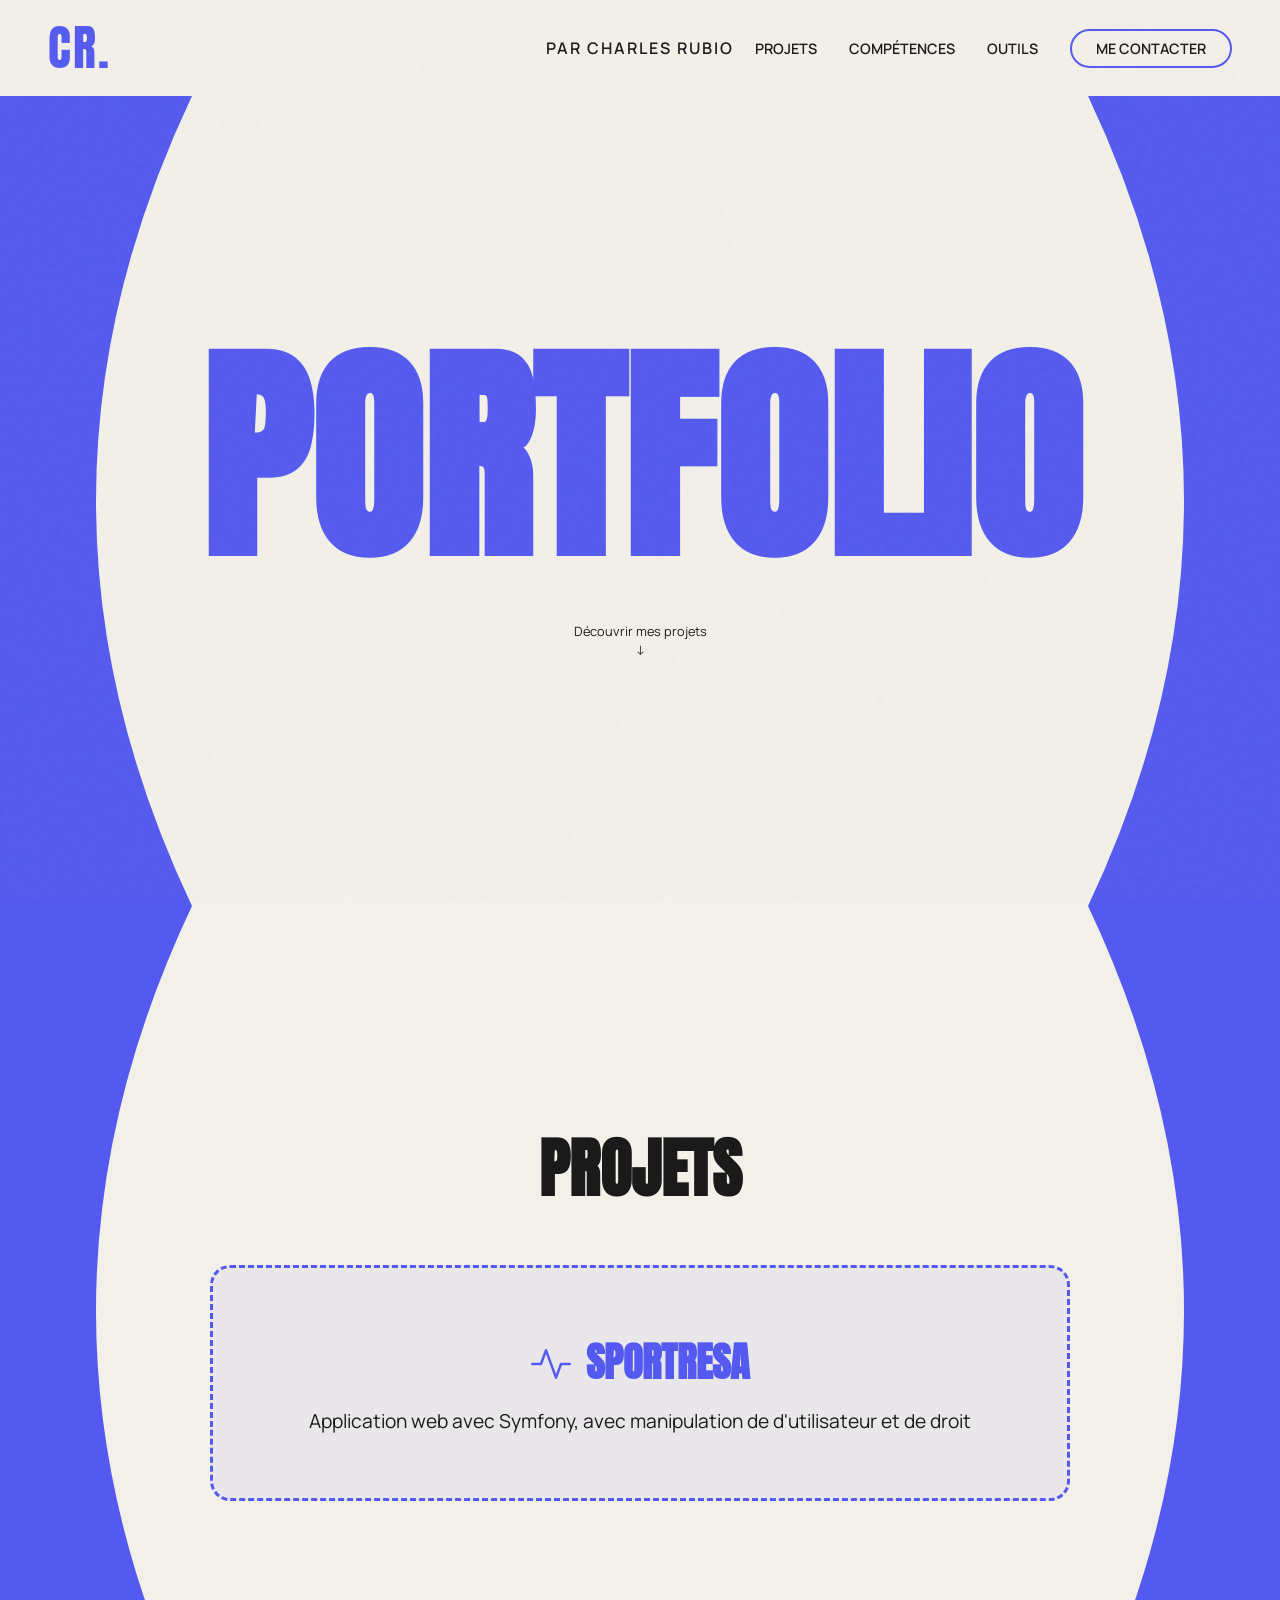
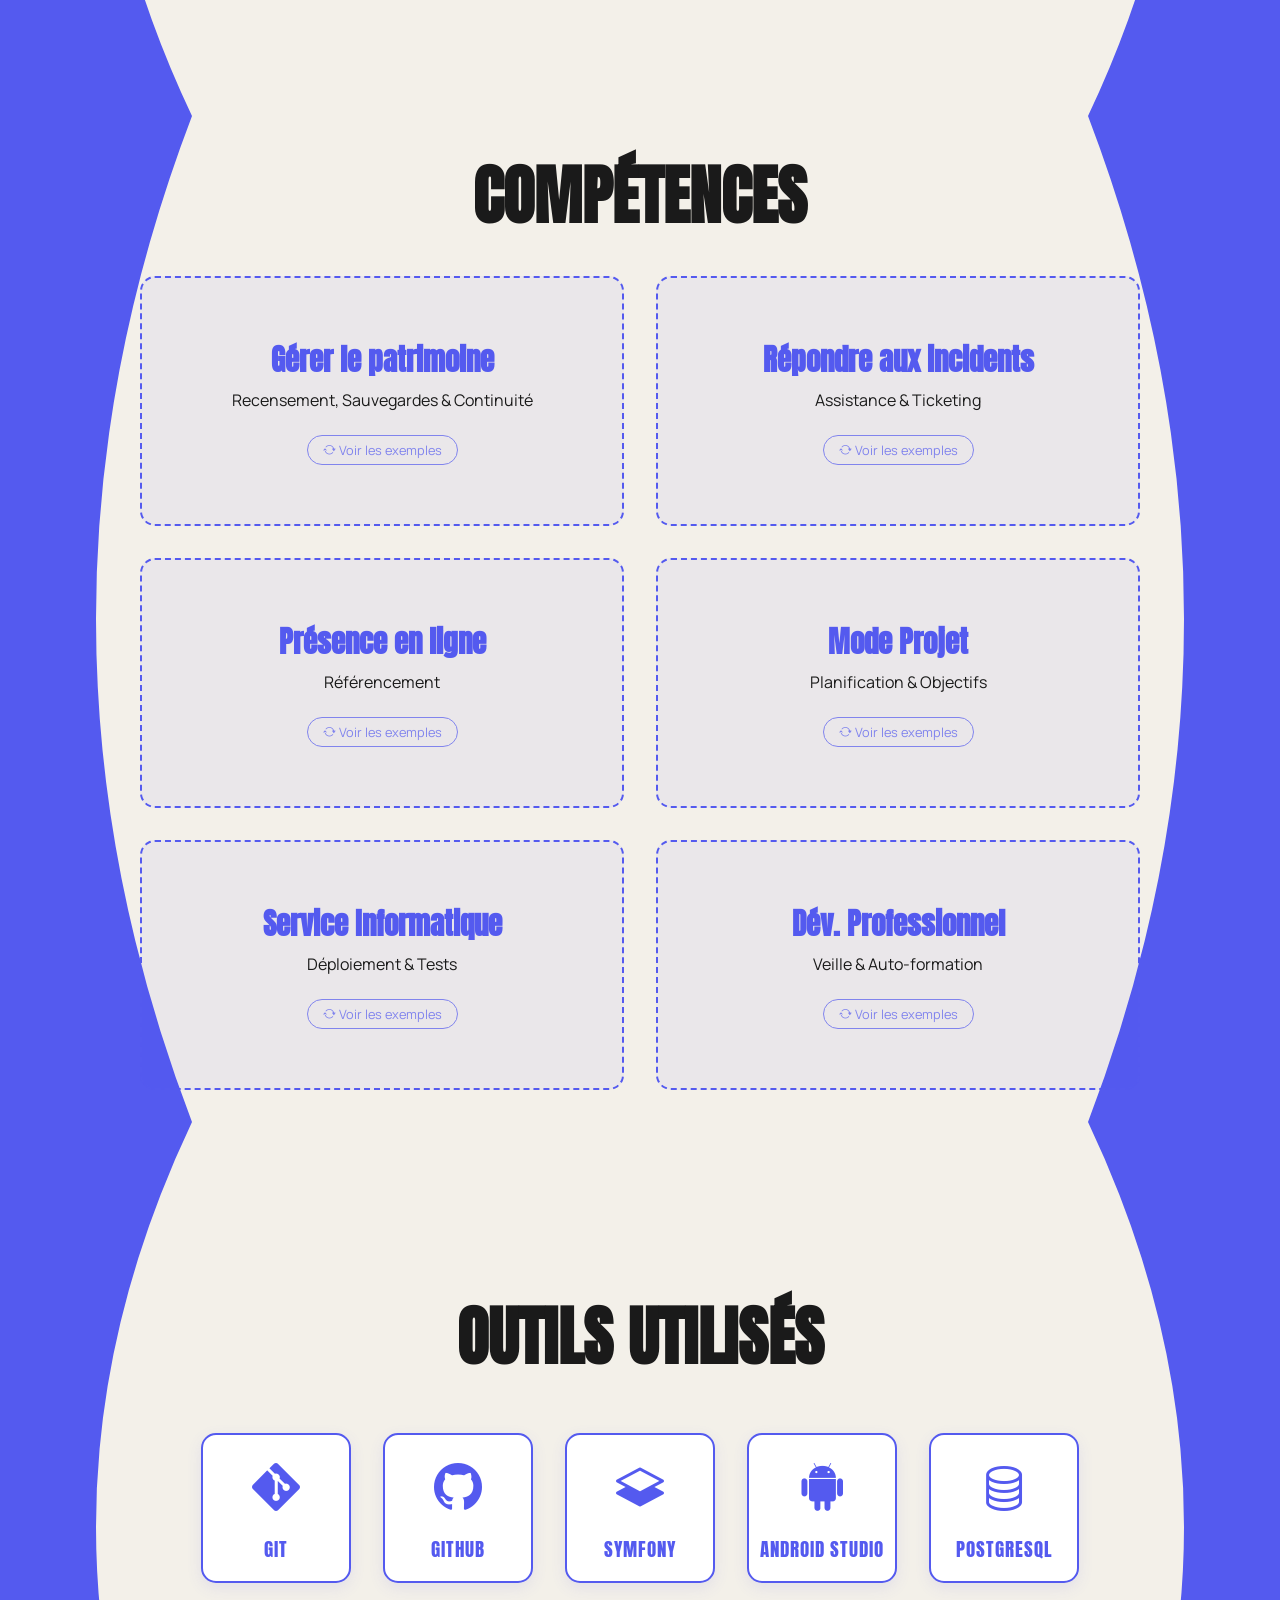
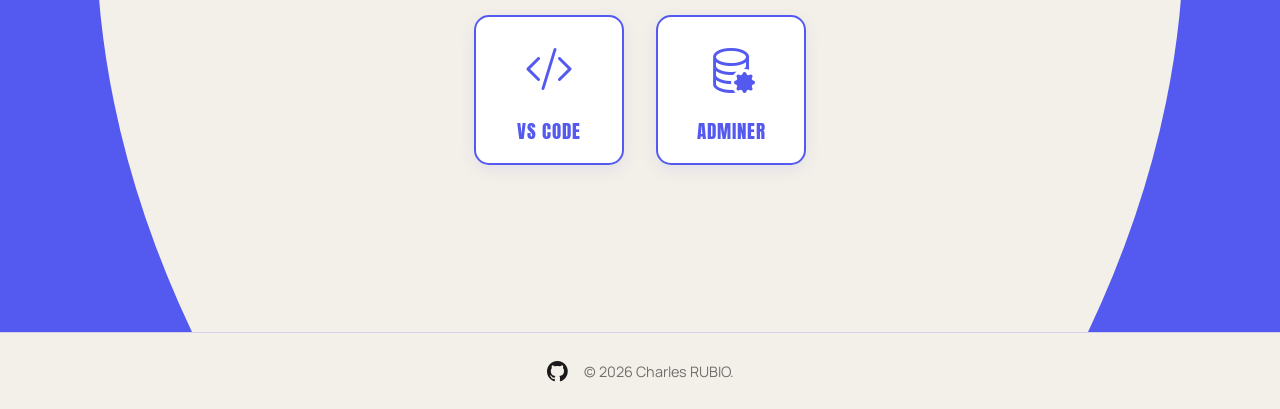
<file: index.html>
<!DOCTYPE html>
<html lang="fr">
<head>
    <meta charset="UTF-8">
    <meta name="viewport" content="width=device-width, initial-scale=1.0">
    <title>Portfolio - Charles RUBIO</title>
    
    <link rel="preconnect" href="https://fonts.googleapis.com">
    <link rel="preconnect" href="https://fonts.gstatic.com" crossorigin>
    <link href="https://fonts.googleapis.com/css2?family=Anton&family=Manrope:wght@400;600&display=swap" rel="stylesheet">
    <link rel="stylesheet" href="https://cdn.jsdelivr.net/npm/bootstrap-icons@1.11.3/font/bootstrap-icons.min.css">
    <link rel="stylesheet" href="style.css">
</head>
<body>
    <div class="noise-overlay"></div>

    <header>
        <div class="logo-text">CR.</div>
        
        <p class="author-name-header">Par <span id="myName">Charles RUBIO</span></p>
        
        <nav>
            <ul>
                <li><a href="#projects">Projets</a></li>
                <li><a href="#skills">Compétences</a></li>
                <li><a href="#tools">Outils</a></li>
                <li><a href="#" class="btn-contact">Me contacter</a></li>
            </ul>
        </nav>
    </header>

    <main>
        <section id="hero" class="fullscreen-section">
            <div class="shape-container left">
                <svg viewBox="0 0 100 400" preserveAspectRatio="none">
                    <path d="M0,0 H100 Q0,200 100,400 H0 Z" fill="#545AEF"/>
                </svg>
            </div>

            <div class="hero-content">
                 <div class="center-block">
                    <h1 class="main-title">PORTFOLIO</h1>
                    <div class="scroll-indicator">
                        <a href="#projects" style="text-decoration: none; color: inherit;">
                            <span>Découvrir mes projets</span>
                            <div class="arrow">↓</div>
                        </a>
                    </div>
                </div>
            </div>

            <div class="shape-container right">
                <svg viewBox="0 0 100 400" preserveAspectRatio="none">
                    <path d="M0,0 H100 V400 H0 Q100,200 0,0 Z" fill="#545AEF"/>
                </svg>
            </div>
        </section>


        <section id="projects" class="fullscreen-section">
             <div class="shape-container left">
                <svg viewBox="0 0 100 400" preserveAspectRatio="none">
                    <path d="M0,0 H100 Q0,200 100,400 H0 Z" fill="#545AEF"/>
                </svg>
            </div>

            <div class="projects-content">
                <h2 class="section-title">PROJETS</h2>
                
                <div class="project-placeholder">
                    <h3><i class="bi bi-activity"></i> SportResa</h3>
                    <p>Application web avec Symfony, avec manipulation de d'utilisateur et de droit</p>
                </div>
            </div>

             <div class="shape-container right">
                <svg viewBox="0 0 100 400" preserveAspectRatio="none">
                    <path d="M0,0 H100 V400 H0 Q100,200 0,0 Z" fill="#545AEF"/>
                </svg>
            </div>
        </section>

        <section id="skills" class="fullscreen-section">
            <div class="shape-container left">
                <svg viewBox="0 0 100 400" preserveAspectRatio="none">
                    <path d="M0,0 H100 Q0,200 100,400 H0 Z" fill="#545AEF"/>
                </svg>
            </div>

            <div class="skills-content">
                <h2 class="section-title">COMPÉTENCES</h2>
                
                <div class="skills-grid">
                    
                    <div class="skill-card" onclick="this.classList.toggle('flipped')">
                        <div class="skill-card-inner">
                            <div class="skill-card-front">
                                <h3>Gérer le patrimoine</h3>
                                <p>Recensement, Sauvegardes & Continuité</p>
                                <span class="click-info"><i class="bi bi-arrow-repeat"></i> Voir les exemples</span>
                            </div>
                            <div class="skill-card-back">
                                <h3>Réalisations</h3>
                                <ul>
                                    <li>Cas Incendie OVH</li>
                                    <li>Mise en place GLPI</li>
                                </ul>
                                <a href="competences/comp1.html" class="btn-see-more" onclick="event.stopPropagation()">Voir plus</a>
                            </div>
                        </div>
                    </div>

                    <div class="skill-card" onclick="this.classList.toggle('flipped')">
                        <div class="skill-card-inner">
                            <div class="skill-card-front">
                                <h3>Répondre aux incidents</h3>
                                <p>Assistance & Ticketing</p>
                                <span class="click-info"><i class="bi bi-arrow-repeat"></i> Voir les exemples</span>
                            </div>
                            <div class="skill-card-back">
                                <h3>Réalisations</h3>
                                <ul>
                                    <li>Langage VBA</li>
                                    <li>KeyPassXC</li>
                                </ul>
                                <a href="competences/comp2.html" class="btn-see-more" onclick="event.stopPropagation()">Voir plus</a>
                            </div>
                        </div>
                    </div>

                    <div class="skill-card" onclick="this.classList.toggle('flipped')">
                        <div class="skill-card-inner">
                            <div class="skill-card-front">
                                <h3>Présence en ligne</h3>
                                <p>Référencement</p>
                                <span class="click-info"><i class="bi bi-arrow-repeat"></i> Voir les exemples</span>
                            </div>
                            <div class="skill-card-back">
                                <h3>Réalisations</h3>
                                <ul>
                                    <li>TP Référencement Web</li>
                                </ul>
                                <a href="competences/comp3.html" class="btn-see-more" onclick="event.stopPropagation()">Voir plus</a>
                            </div>
                        </div>
                    </div>

                    <div class="skill-card" onclick="this.classList.toggle('flipped')">
                        <div class="skill-card-inner">
                            <div class="skill-card-front">
                                <h3>Mode Projet</h3>
                                <p>Planification & Objectifs</p>
                                <span class="click-info"><i class="bi bi-arrow-repeat"></i> Voir les exemples</span>
                            </div>
                            <div class="skill-card-back">
                                <h3>Réalisations</h3>
                                <ul>
                                    <li>Git & GitHub</li>
                                    <li>SportResa</li>
                                </ul>
                                <a href="competences/comp4.html" class="btn-see-more" onclick="event.stopPropagation()">Voir plus</a>
                            </div>
                        </div>
                    </div>

                    <div class="skill-card" onclick="this.classList.toggle('flipped')">
                        <div class="skill-card-inner">
                            <div class="skill-card-front">
                                <h3>Service Informatique</h3>
                                <p>Déploiement & Tests</p>
                                <span class="click-info"><i class="bi bi-arrow-repeat"></i> Voir les exemples</span>
                            </div>
                            <div class="skill-card-back">
                                <h3>Réalisations</h3>
                                <ul>
                                    <li>Documentation Docker</li>
                                </ul>
                                <a href="competences/comp5.html" class="btn-see-more" onclick="event.stopPropagation()">Voir plus</a>
                            </div>
                        </div>
                    </div>

                    <div class="skill-card" onclick="this.classList.toggle('flipped')">
                        <div class="skill-card-inner">
                            <div class="skill-card-front">
                                <h3>Dév. Professionnel</h3>
                                <p>Veille & Auto-formation</p>
                                <span class="click-info"><i class="bi bi-arrow-repeat"></i> Voir les exemples</span>
                            </div>
                            <div class="skill-card-back">
                                <h3>Réalisations</h3>
                                <ul>
                                    <li>Veille Informatique</li>
                                    <li>ANSSI & CNIL</li>
                                    <li>Cours YouTube</li>
                                </ul>
                                <a href="competences/comp6.html" class="btn-see-more" onclick="event.stopPropagation()">Voir plus</a>
                            </div>
                        </div>
                    </div>

                </div>
            </div>

            <div class="shape-container right">
                <svg viewBox="0 0 100 400" preserveAspectRatio="none">
                    <path d="M0,0 H100 V400 H0 Q100,200 0,0 Z" fill="#545AEF"/>
                </svg>
            </div>
        </section>

        <section id="tools" class="fullscreen-section">
            <div class="shape-container left">
                <svg viewBox="0 0 100 400" preserveAspectRatio="none">
                    <path d="M0,0 H100 Q0,200 100,400 H0 Z" fill="#545AEF"/>
                </svg>
            </div>

            <div class="tools-content">
                <h2 class="section-title">OUTILS UTILISÉS</h2>
                
                <div class="tools-grid">
                    
                    <div class="tool-card">
                        <i class="bi bi-git"></i>
                        <span>Git</span>
                    </div>

                    <div class="tool-card">
                        <i class="bi bi-github"></i>
                        <span>GitHub</span>
                    </div>

                    <div class="tool-card">
                        <i class="bi bi-layers-half"></i> 
                        <span>Symfony</span>
                    </div>

                    <div class="tool-card">
                        <i class="bi bi-android2"></i>
                        <span>Android Studio</span>
                    </div>

                    <div class="tool-card">
                        <i class="bi bi-database"></i>
                        <span>PostgreSQL</span>
                    </div>

                    <div class="tool-card">
                        <i class="bi bi-code-slash"></i>
                        <span>VS Code</span>
                    </div>

                    <div class="tool-card">
                        <i class="bi bi-database-gear"></i>
                        <span>Adminer</span>
                    </div>

                </div>
            </div>

            <div class="shape-container right">
                <svg viewBox="0 0 100 400" preserveAspectRatio="none">
                    <path d="M0,0 H100 V400 H0 Q100,200 0,0 Z" fill="#545AEF"/>
                </svg>
            </div>
        </section>

    </main> 
    
    <footer>
        <div class="footer-content">
            <div class="social-links">
                <a href="https://github.com/Charlous4" target="_blank" title="Mon GitHub">
                    <i class="bi bi-github"></i>
                </a>
            </div>
            <p>&copy; 2026 Charles RUBIO.</p>
        </div>
    </footer>

    <div id="contactModal" class="modal-overlay">
        <div class="modal-content">
            <span class="close-modal">&times;</span>
            
            <h2>Me contacter</h2>
            
            
            <div class="contact-info">
                <div class="contact-item">
                    <i class="bi bi-phone"></i>
                    <a href="tel:+33769404542">07 69 40 45 42</a>
                </div>

                <div class="contact-item">
                    <i class="bi bi-envelope"></i>
                    <a href="mailto:charles-rubio@outlook.com">charles.rubio@outlook.fr</a>
                </div>

                <div class="contact-item">
                    <i class="bi bi-envelope-at"></i>
                    <a href="mailto:charles.rubio@lycee-guychauvet.fr">charles.rubio@lycee-guychauvet.fr</a>
                </div>
            </div>
        </div>
    </div>

    

   <script src="script.js"></script>
</body>
</html>
</file>
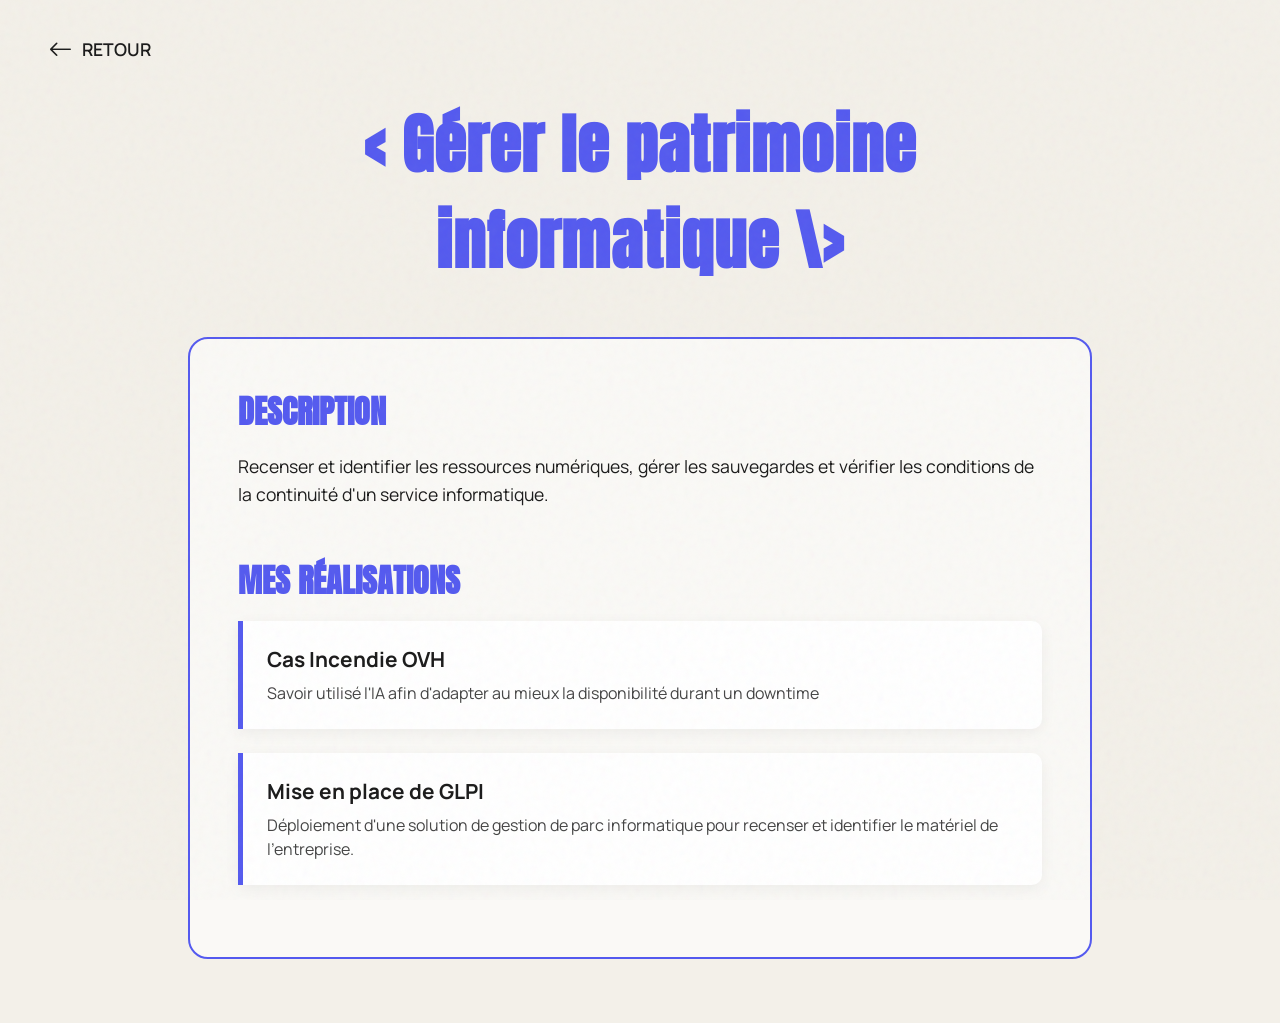
<file: competences/comp1.html>
<!DOCTYPE html>
<html lang="fr">
<head>
    <meta charset="UTF-8">
    <meta name="viewport" content="width=device-width, initial-scale=1.0">
    <title>C1 - Gérer le patrimoine informatique</title>
    
    <link rel="preconnect" href="https://fonts.googleapis.com">
    <link rel="preconnect" href="https://fonts.gstatic.com" crossorigin>
    <link href="https://fonts.googleapis.com/css2?family=Anton&family=Manrope:wght@400;600&display=swap" rel="stylesheet">
    <link rel="stylesheet" href="https://cdn.jsdelivr.net/npm/bootstrap-icons@1.11.3/font/bootstrap-icons.min.css">
    
    <link rel="stylesheet" href="../style.css">
</head>
<body class="subpage-body">
    <div class="noise-overlay"></div>

    <header class="subpage-header">
        <a href="../index.html#skills" class="btn-retour">
            <i class="bi bi-arrow-left"></i> Retour
        </a>
    </header>

    <main class="comp-main">
        <h1 class="comp-title">&lt; Gérer le patrimoine informatique \&gt;</h1>

        <div class="comp-content-box">
            
            <div class="comp-intro">
                <h2>Description</h2>
                <p>Recenser et identifier les ressources numériques, gérer les sauvegardes et vérifier les conditions de la continuité d'un service informatique.</p>
            </div>

            <div class="comp-projects">
                <h2>Mes Réalisations</h2>
                
                <article class="project-detail">
                    <h3>Cas Incendie OVH</h3>
                    <p>Savoir utilisé l'IA afin d'adapter au mieux la disponibilité durant un downtime </p>
                </article>

                <article class="project-detail">
                    <h3>Mise en place de GLPI</h3>
                    <p>Déploiement d'une solution de gestion de parc informatique pour recenser et identifier le matériel de l'entreprise.</p>
                </article>

        
            </div>

        </div>
    </main>

</body>
</html>
</file>
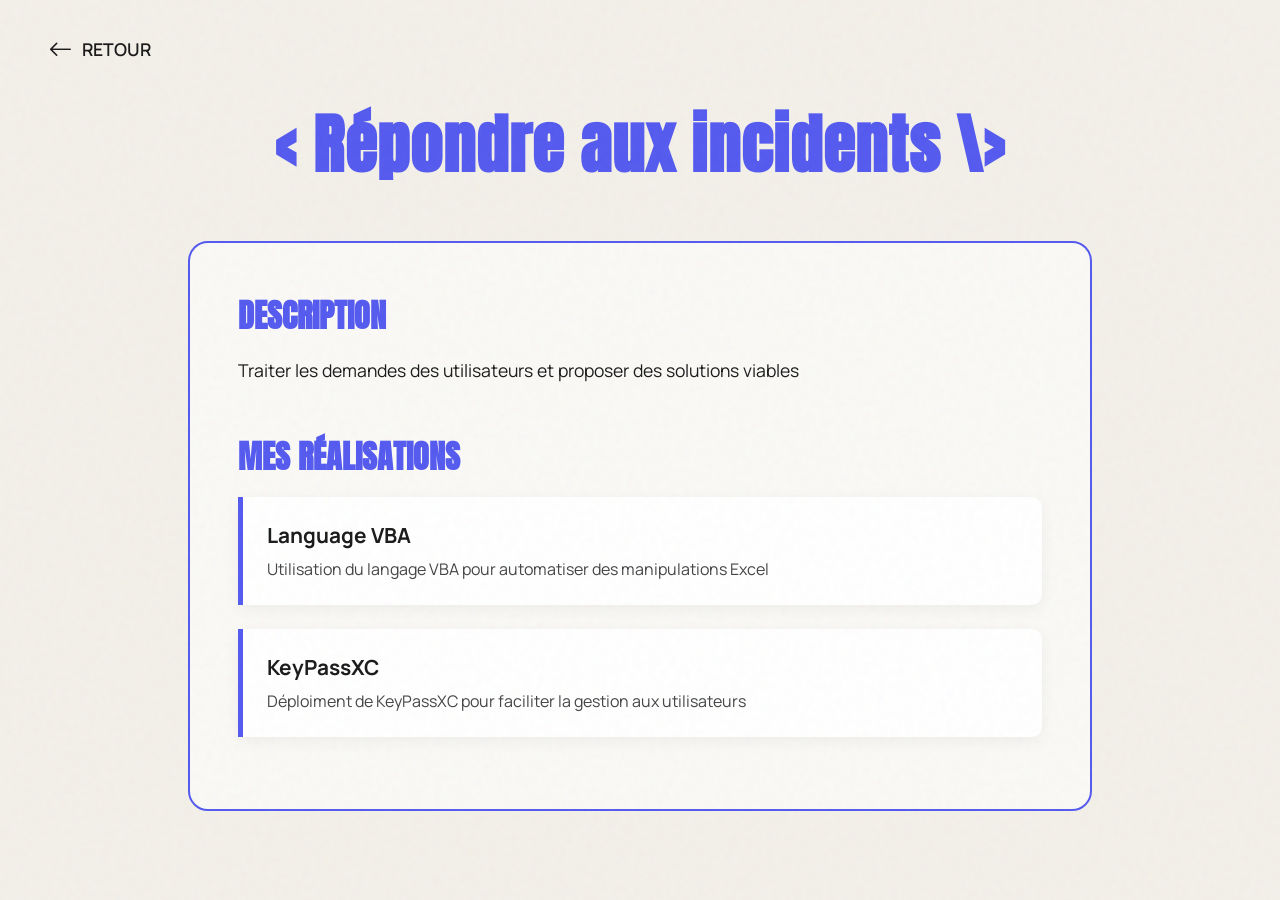
<file: competences/comp2.html>
<!DOCTYPE html>
<html lang="fr">
<head>
    <meta charset="UTF-8">
    <meta name="viewport" content="width=device-width, initial-scale=1.0">
    <title>C2 - Répondre aux incidents</title>
    
    <link rel="preconnect" href="https://fonts.googleapis.com">
    <link rel="preconnect" href="https://fonts.gstatic.com" crossorigin>
    <link href="https://fonts.googleapis.com/css2?family=Anton&family=Manrope:wght@400;600&display=swap" rel="stylesheet">
    <link rel="stylesheet" href="https://cdn.jsdelivr.net/npm/bootstrap-icons@1.11.3/font/bootstrap-icons.min.css">
    
    <link rel="stylesheet" href="../style.css">
</head>
<body class="subpage-body">
    <div class="noise-overlay"></div>

    <header class="subpage-header">
        <a href="../index.html#skills" class="btn-retour">
            <i class="bi bi-arrow-left"></i> Retour
        </a>
    </header>

    <main class="comp-main">
        <h1 class="comp-title">&lt; Répondre aux incidents \&gt;</h1>

        <div class="comp-content-box">
            
            <div class="comp-intro">
                <h2>Description</h2>
                <p>Traiter les demandes des utilisateurs et proposer des solutions viables</p>
            </div>

            <div class="comp-projects">
                <h2>Mes Réalisations</h2>
                
                <article class="project-detail">
                    <h3>Language VBA</h3>
                    <p>Utilisation du langage VBA pour automatiser des manipulations Excel</p>
                </article>

                <article class="project-detail">
                    <h3>KeyPassXC</h3>
                    <p>Déploiment de KeyPassXC pour faciliter la gestion aux utilisateurs</p>
                </article>

            </div>

        </div>
    </main>

</body>
</html>
</file>
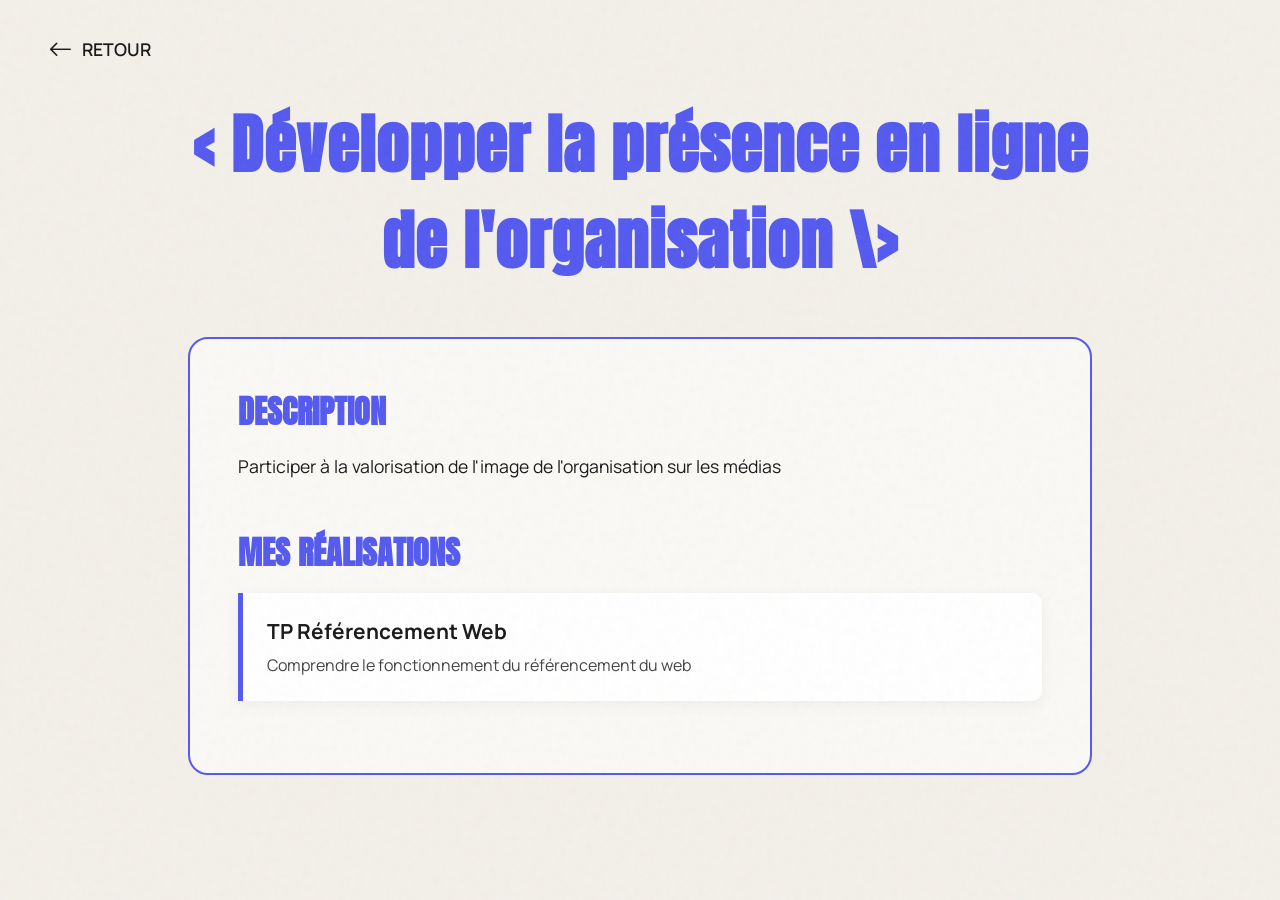
<file: competences/comp3.html>
<!DOCTYPE html>
<html lang="fr">
<head>
    <meta charset="UTF-8">
    <meta name="viewport" content="width=device-width, initial-scale=1.0">
    <title>C3 - Développer la présence en ligne de l'organisation</title>
    
    <link rel="preconnect" href="https://fonts.googleapis.com">
    <link rel="preconnect" href="https://fonts.gstatic.com" crossorigin>
    <link href="https://fonts.googleapis.com/css2?family=Anton&family=Manrope:wght@400;600&display=swap" rel="stylesheet">
    <link rel="stylesheet" href="https://cdn.jsdelivr.net/npm/bootstrap-icons@1.11.3/font/bootstrap-icons.min.css">
    
    <link rel="stylesheet" href="../style.css">
</head>
<body class="subpage-body">
    <div class="noise-overlay"></div>

    <header class="subpage-header">
        <a href="../index.html#skills" class="btn-retour">
            <i class="bi bi-arrow-left"></i> Retour
        </a>
    </header>

    <main class="comp-main">
        <h1 class="comp-title">&lt; Développer la présence en ligne de l'organisation \&gt;</h1>

        <div class="comp-content-box">
            
            <div class="comp-intro">
                <h2>Description</h2>
                <p>Participer à la valorisation de l'image de l'organisation sur les médias</p>
            </div>

            <div class="comp-projects">
                <h2>Mes Réalisations</h2>
                
                <article class="project-detail">
                    <h3>TP Référencement Web</h3>
                    <p>Comprendre le fonctionnement du référencement du web</p>
                </article>
            </div>

        </div>
    </main>

</body>
</html>
</file>
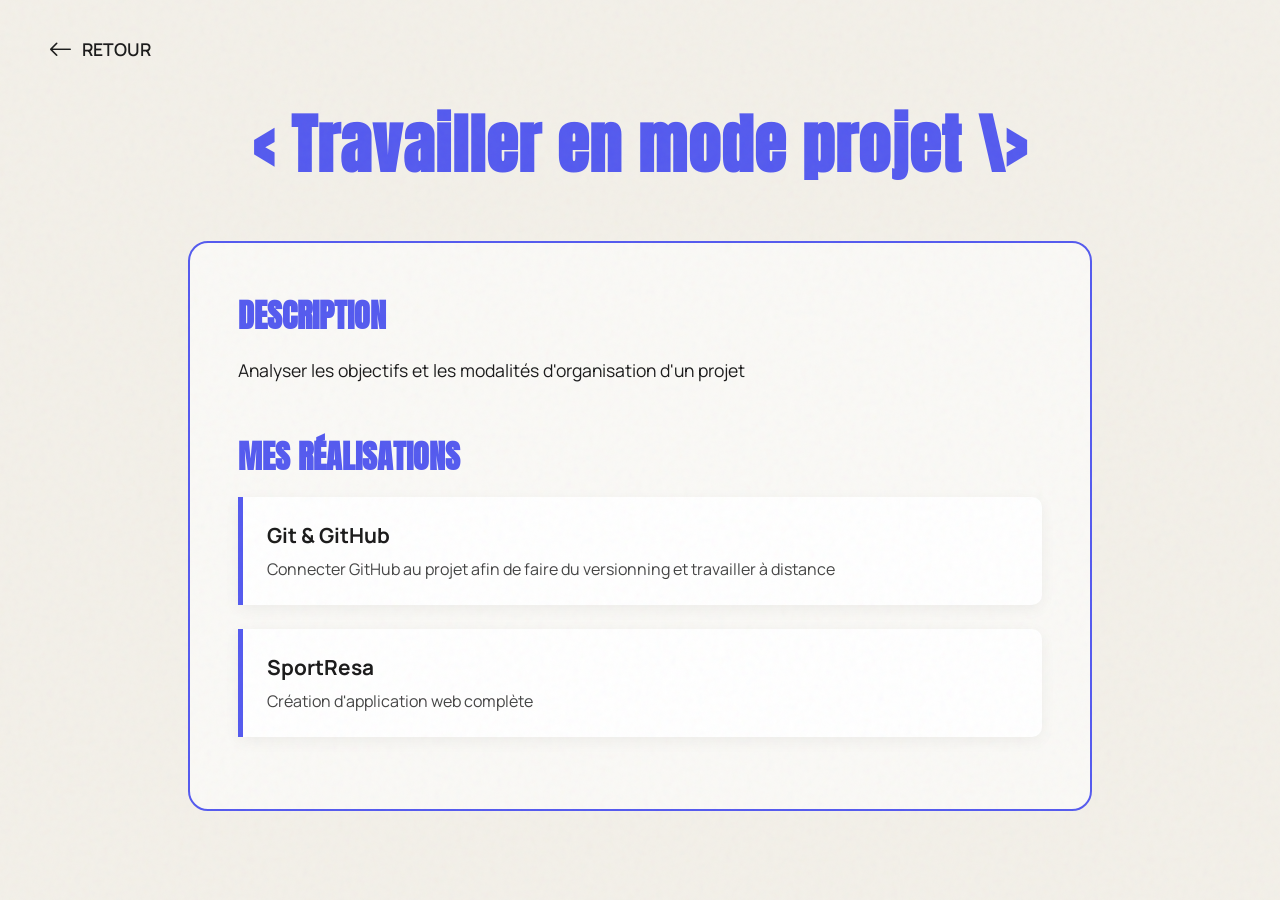
<file: competences/comp4.html>
<!DOCTYPE html>
<html lang="fr">
<head>
    <meta charset="UTF-8">
    <meta name="viewport" content="width=device-width, initial-scale=1.0">
    <title>C4 - Travailler en mode projet</title>
    
    <link rel="preconnect" href="https://fonts.googleapis.com">
    <link rel="preconnect" href="https://fonts.gstatic.com" crossorigin>
    <link href="https://fonts.googleapis.com/css2?family=Anton&family=Manrope:wght@400;600&display=swap" rel="stylesheet">
    <link rel="stylesheet" href="https://cdn.jsdelivr.net/npm/bootstrap-icons@1.11.3/font/bootstrap-icons.min.css">
    
    <link rel="stylesheet" href="../style.css">
</head>
<body class="subpage-body">
    <div class="noise-overlay"></div>

    <header class="subpage-header">
        <a href="../index.html#skills" class="btn-retour">
            <i class="bi bi-arrow-left"></i> Retour
        </a>
    </header>

    <main class="comp-main">
        <h1 class="comp-title">&lt; Travailler en mode projet \&gt;</h1>

        <div class="comp-content-box">
            
            <div class="comp-intro">
                <h2>Description</h2>
                <p>Analyser les objectifs et les modalités d'organisation d'un projet</p>
            </div>

            <div class="comp-projects">
                <h2>Mes Réalisations</h2>
                
                <article class="project-detail">
                    <h3>Git & GitHub</h3>
                    <p>Connecter GitHub au projet afin de faire du versionning et travailler à distance</p>
                </article>

                <article class="project-detail">
                    <h3>SportResa</h3>
                    <p>Création d'application web complète</p>
                </article>
            </div>

        </div>
    </main>

</body>
</html>
</file>
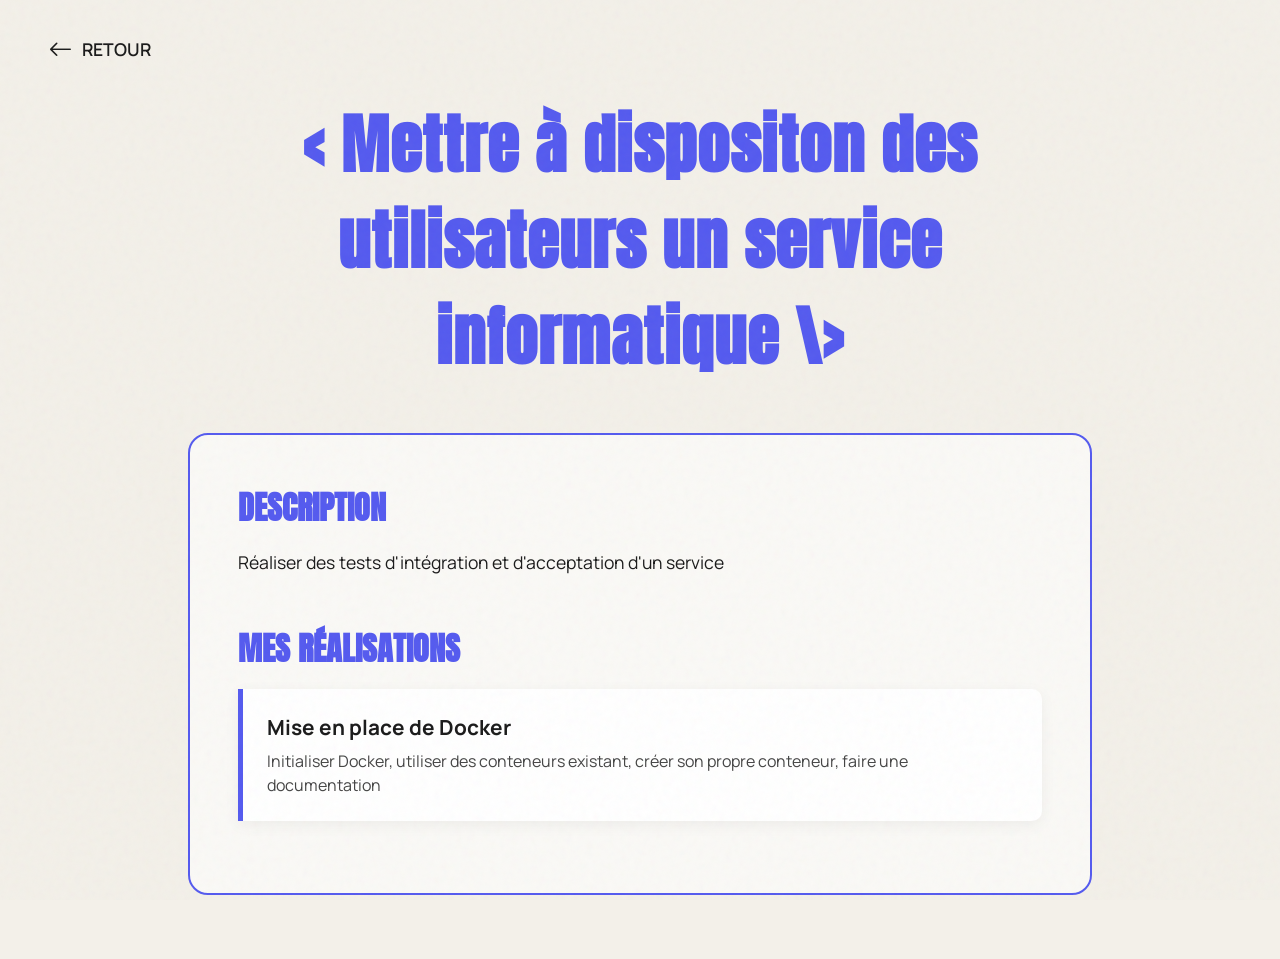
<file: competences/comp5.html>
<!DOCTYPE html>
<html lang="fr">
<head>
    <meta charset="UTF-8">
    <meta name="viewport" content="width=device-width, initial-scale=1.0">
    <title>C5 - Mettre à dispositon des utilisateurs un service informatique</title>
    
    <link rel="preconnect" href="https://fonts.googleapis.com">
    <link rel="preconnect" href="https://fonts.gstatic.com" crossorigin>
    <link href="https://fonts.googleapis.com/css2?family=Anton&family=Manrope:wght@400;600&display=swap" rel="stylesheet">
    <link rel="stylesheet" href="https://cdn.jsdelivr.net/npm/bootstrap-icons@1.11.3/font/bootstrap-icons.min.css">
    
    <link rel="stylesheet" href="../style.css">
</head>
<body class="subpage-body">
    <div class="noise-overlay"></div>

    <header class="subpage-header">
        <a href="../index.html#skills" class="btn-retour">
            <i class="bi bi-arrow-left"></i> Retour
        </a>
    </header>

    <main class="comp-main">
        <h1 class="comp-title">&lt; Mettre à dispositon des utilisateurs un service informatique \&gt;</h1>

        <div class="comp-content-box">
            
            <div class="comp-intro">
                <h2>Description</h2>
                <p>Réaliser des tests d'intégration et d'acceptation d'un service</p>
            </div>

            <div class="comp-projects">
                <h2>Mes Réalisations</h2>
                
                <article class="project-detail">
                    <h3>Mise en place de Docker</h3>
                    <p>Initialiser Docker, utiliser des conteneurs existant, créer son propre conteneur, faire une documentation</p>
                </article>
            </div>

        </div>
    </main>

</body>
</html>
</file>
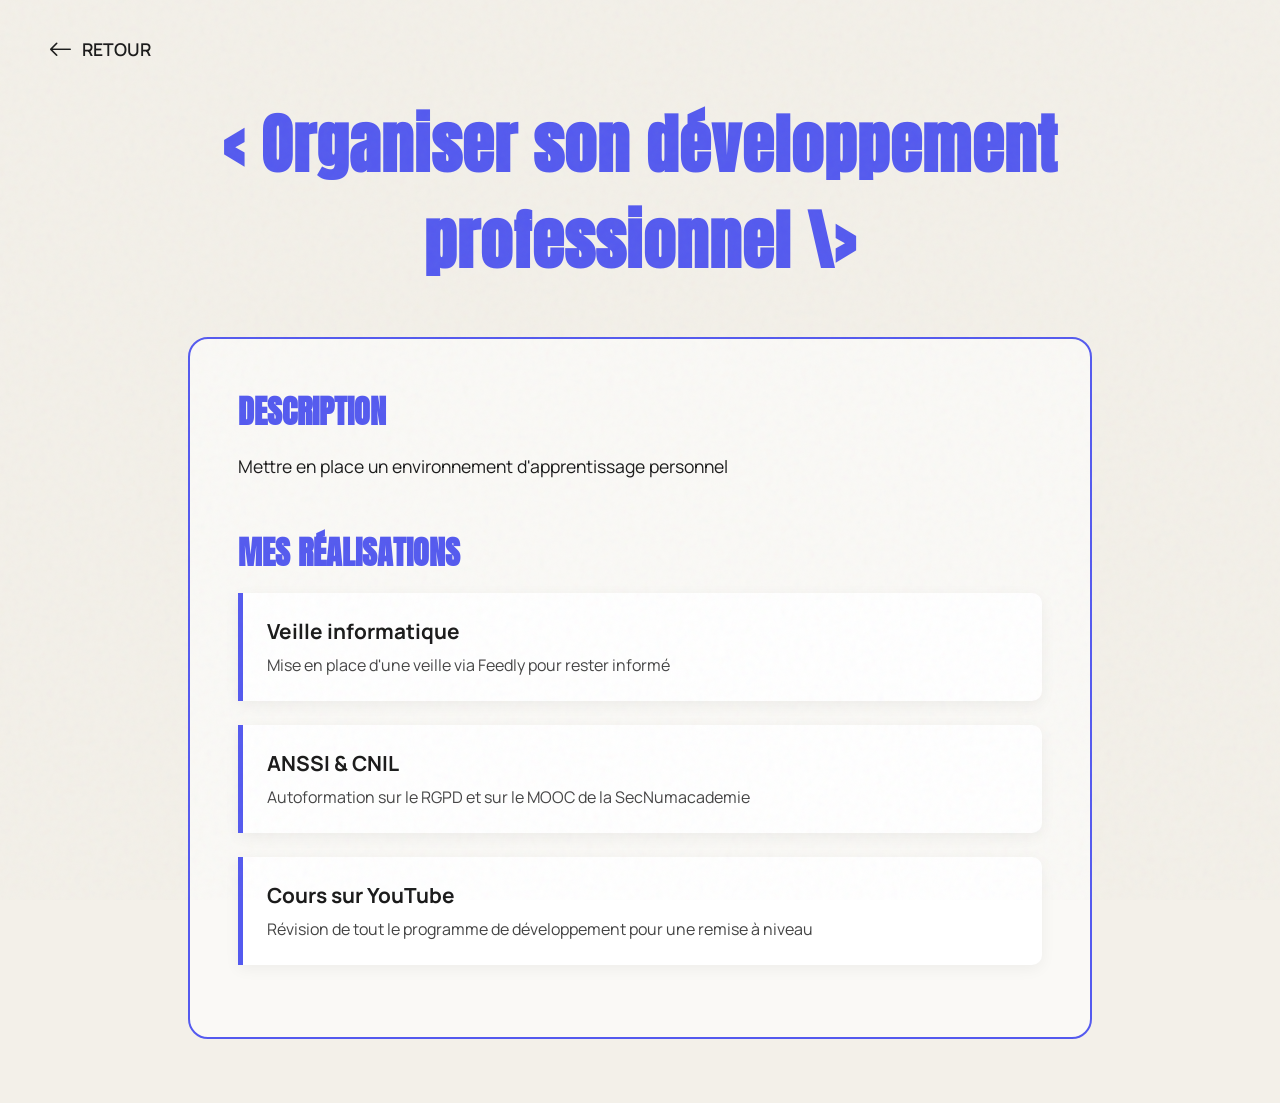
<file: competences/comp6.html>
<!DOCTYPE html>
<html lang="fr">
<head>
    <meta charset="UTF-8">
    <meta name="viewport" content="width=device-width, initial-scale=1.0">
    <title>C6 - Organiser son développement professionnel</title>
    
    <link rel="preconnect" href="https://fonts.googleapis.com">
    <link rel="preconnect" href="https://fonts.gstatic.com" crossorigin>
    <link href="https://fonts.googleapis.com/css2?family=Anton&family=Manrope:wght@400;600&display=swap" rel="stylesheet">
    <link rel="stylesheet" href="https://cdn.jsdelivr.net/npm/bootstrap-icons@1.11.3/font/bootstrap-icons.min.css">
    
    <link rel="stylesheet" href="../style.css">
</head>
<body class="subpage-body">
    <div class="noise-overlay"></div>

    <header class="subpage-header">
        <a href="../index.html#skills" class="btn-retour">
            <i class="bi bi-arrow-left"></i> Retour
        </a>
    </header>

    <main class="comp-main">
        <h1 class="comp-title">&lt; Organiser son développement professionnel \&gt;</h1>

        <div class="comp-content-box">
            
            <div class="comp-intro">
                <h2>Description</h2>
                <p>Mettre en place un environnement d'apprentissage personnel</p>
            </div>

            <div class="comp-projects">
                <h2>Mes Réalisations</h2>
                
                <article class="project-detail">
                    <h3>Veille informatique</h3>
                    <p>Mise en place d'une veille via Feedly pour rester informé</p>
                </article>

                <article class="project-detail">
                    <h3>ANSSI & CNIL</h3>
                    <p>Autoformation sur le RGPD et sur le MOOC de la SecNumacademie</p>
                </article>
                
                <article class="project-detail">
                    <h3>Cours sur YouTube</h3>
                    <p>Révision de tout le programme de développement pour une remise à niveau</p>
                </article>
            </div>

        </div>
    </main>

</body>
</html>
</file>
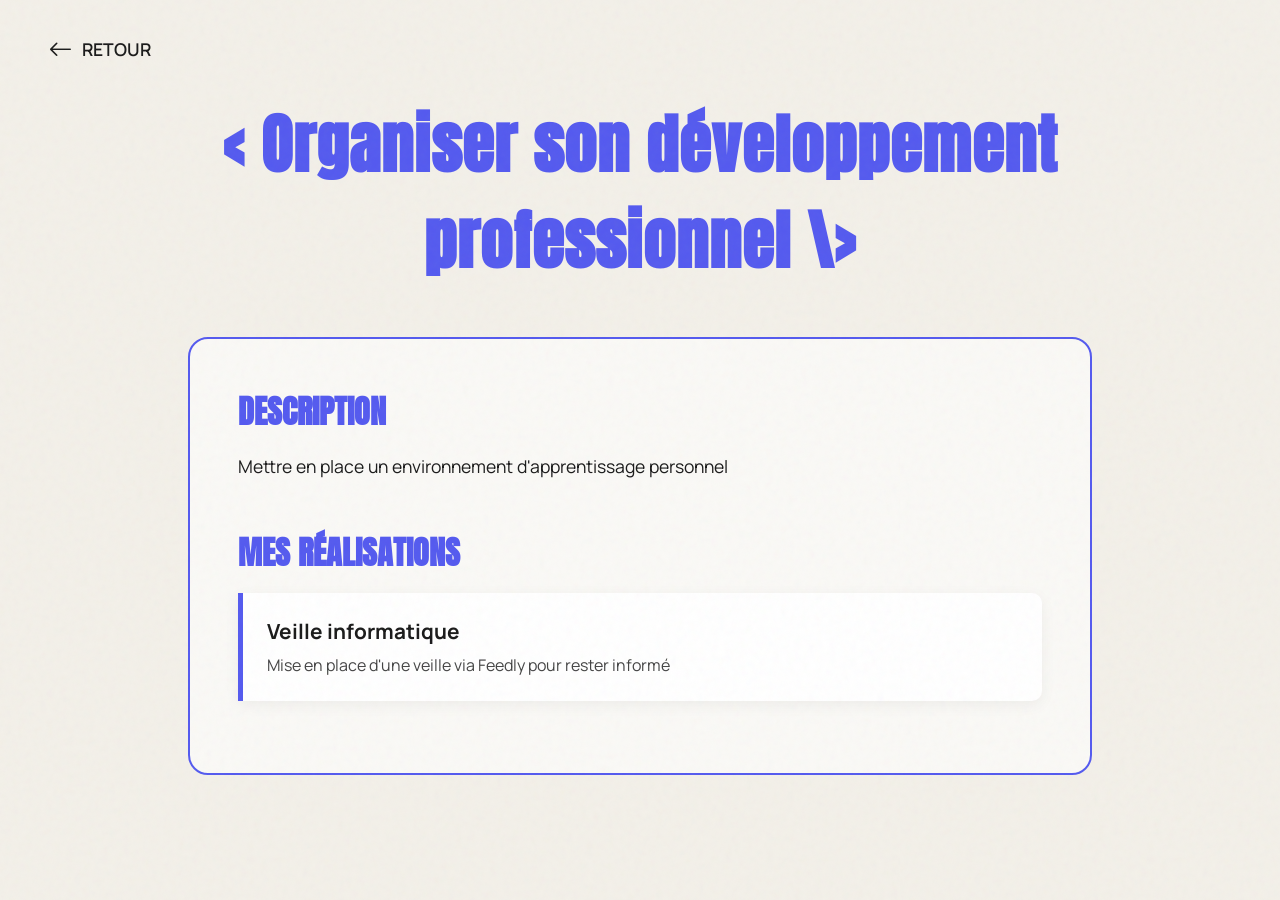
<file: Compétence/comp6.html>
<!DOCTYPE html>
<html lang="fr">
<head>
    <meta charset="UTF-8">
    <meta name="viewport" content="width=device-width, initial-scale=1.0">
    <title>C6 - Organiser son développement professionnel</title>
    
    <link rel="preconnect" href="https://fonts.googleapis.com">
    <link rel="preconnect" href="https://fonts.gstatic.com" crossorigin>
    <link href="https://fonts.googleapis.com/css2?family=Anton&family=Manrope:wght@400;600&display=swap" rel="stylesheet">
    <link rel="stylesheet" href="https://cdn.jsdelivr.net/npm/bootstrap-icons@1.11.3/font/bootstrap-icons.min.css">
    
    <link rel="stylesheet" href="../style.css">
</head>
<body class="subpage-body">
    <div class="noise-overlay"></div>

    <header class="subpage-header">
        <a href="../index.html#skills" class="btn-retour">
            <i class="bi bi-arrow-left"></i> Retour
        </a>
    </header>

    <main class="comp-main">
        <h1 class="comp-title">&lt; Organiser son développement professionnel \&gt;</h1>

        <div class="comp-content-box">
            
            <div class="comp-intro">
                <h2>Description</h2>
                <p>Mettre en place un environnement d'apprentissage personnel</p>
            </div>

            <div class="comp-projects">
                <h2>Mes Réalisations</h2>
                
                <article class="project-detail">
                    <h3>Veille informatique</h3>
                    <p>Mise en place d'une veille via Feedly pour rester informé</p>
                </article>
            </div>

        </div>
    </main>

</body>
</html>
</file>
<file: style.css>
/* --- Variables & Reset --- */
:root {
    --bg-color: #F3F0E9;
    --accent-color: #545AEF;
    --text-dark: #1a1a1a;
    --font-display: 'Anton', sans-serif;
    --font-body: 'Manrope', sans-serif;
}

html {
    scroll-behavior: smooth;
}

* {
    margin: 0;
    padding: 0;
    box-sizing: border-box;
}

body {
    background-color: var(--bg-color);
    font-family: var(--font-body);
    color: var(--accent-color);
    overflow-x: hidden;
    display: flex;
    flex-direction: column;
}

/* --- Texture (Noise) --- */
.noise-overlay {
    position: fixed;
    top: 0;
    left: 0;
    width: 100%;
    height: 100%;
    pointer-events: none;
    z-index: 999;
    opacity: 0.04;
    background-image: url("data:image/svg+xml,%3Csvg viewBox='0 0 200 200' xmlns='http://www.w3.org/2000/svg'%3E%3Cfilter id='noiseFilter'%3E%3CfeTurbulence type='fractalNoise' baseFrequency='0.65' numOctaves='3' stitchTiles='stitch'/%3E%3C/filter%3E%3Crect width='100%25' height='100%25' filter='url(%23noiseFilter)'/%3E%3C/svg%3E");
}

/* --- Header / Navigation --- */
header {
    position: relative;
    display: flex;
    justify-content: space-between;
    align-items: center;
    padding: 1.5rem 3rem; 
    z-index: 100;
}

/* NOUVEAU : Style du Logo Texte (CR.) */
.logo-text {
    font-family: var(--font-display);
    font-size: 3rem;
    color: var(--accent-color);
    letter-spacing: 2px;
    line-height: 1;
    cursor: default;
}

/* Centrage du nom dans le header */
.author-name-header {
    position: absolute;
    left: 50%;
    transform: translateX(-50%);
    font-family: var(--font-body);
    font-weight: 600;
    text-transform: uppercase;
    letter-spacing: 2px;
    color: var(--text-dark);
    margin: 0;
    white-space: nowrap;
}

nav ul {
    list-style: none;
    display: flex;
    gap: 2rem;
    align-items: center;
}

nav a {
    text-decoration: none;
    color: var(--text-dark);
    font-weight: 600;
    font-size: 0.9rem;
    text-transform: uppercase;
    transition: color 0.3s;
}

nav a:hover {
    color: var(--accent-color);
}

.btn-contact {
    border: 2px solid var(--accent-color);
    padding: 0.5rem 1.5rem;
    border-radius: 50px;
    transition: all 0.3s ease;
}

.btn-contact:hover {
    background-color: var(--accent-color);
    color: white;
}


/* --- Main Layout & Sections --- */
main {
    width: 100%;
}

/* Classe générique pour chaque slide (Hero, Projets, Skills...) */
.fullscreen-section {
    min-height: 90vh;
    position: relative;
    display: flex;
    justify-content: center;
    align-items: center;
    padding: 2rem 0;
}

/* --- Les Formes Bleues (SVG) --- */
.shape-container {
    position: absolute;
    top: 0;
    bottom: 0;
    width: 15vw;
    max-width: 200px;
    z-index: 1;
}

.shape-container.left { left: 0; }
.shape-container.right { right: 0; }

.shape-container svg {
    width: 100%;
    height: 100%;
    fill: var(--accent-color);
}

/* --- Contenu Hero (Slide 1) --- */
.hero-content {
    z-index: 5;
    text-align: center;
    position: relative;
    display: flex;
    align-items: center;
    justify-content: center;
    width: 100%;
}

.center-block {
    display: flex;
    flex-direction: column;
    align-items: center;
}

.main-title {
    font-family: var(--font-display);
    font-size: clamp(4rem, 18vw, 15rem); 
    line-height: 1;
    text-transform: uppercase;
    color: var(--accent-color);
    margin: 0;
    opacity: 0;
    transform: scale(0.9);
}

/* --- Contenu Projets (Slide 2) --- */
.projects-content {
    z-index: 5;
    text-align: center;
    display: flex;
    flex-direction: column;
    align-items: center;
    gap: 3rem;
    width: 100%;
    max-width: 1200px;
}

.section-title {
    font-family: var(--font-display);
    font-size: 4rem;
    text-transform: uppercase;
    color: var(--text-dark);
    margin: 0;
}

/* Le cadre en pointillés projets */
.project-placeholder {
    border: 3px dashed var(--accent-color);
    padding: 4rem 6rem;
    border-radius: 20px;
    background: rgba(84, 90, 239, 0.05);
    transition: transform 0.3s ease;
    cursor: pointer;
}

.project-placeholder:hover {
    transform: translateY(-10px);
    background: rgba(84, 90, 239, 0.1);
}

.project-placeholder h3 {
    font-family: var(--font-display);
    font-size: 2.5rem;
    text-transform: uppercase;
    margin-bottom: 1rem;
    color: var(--accent-color);
    
    /* Centrage icône + texte */
    display: flex; 
    align-items: center; 
    justify-content: center;
    gap: 15px;
}

.project-placeholder p {
    font-size: 1.2rem;
    color: var(--text-dark);
}

/* --- Contenu Compétences (Slide 3 - Grille) --- */
.skills-content {
    z-index: 5;
    display: flex;
    flex-direction: column;
    align-items: center;
    width: 100%;
    padding: 0 2rem;
}

.skills-grid {
    display: grid;
    /* 2 colonnes x 3 lignes */
    grid-template-columns: repeat(2, 1fr); 
    gap: 2rem;
    width: 100%;
    max-width: 1000px;
    margin-top: 2rem;
}

.skill-card {
   background-color: transparent;
    
    /* C'EST ICI QUE TU RÈGLES LA TAILLE */
    /* Essaie de passer de 250px à 300px, 320px ou même 350px */
    min-height: 320px; 
    
    perspective: 1000px;
    cursor: pointer;
}

.skill-card:hover {
    transform: translateY(-5px);
    background: rgba(84, 90, 239, 0.15);
}

.skill-card h3 {
    font-family: var(--font-display);
    font-size: 1.8rem;
    color: var(--accent-color);
    margin-bottom: 0.5rem;
}

.skill-card p {
    font-size: 1rem;
    color: var(--text-dark);
}

/* --- Indicateur Scroll --- */
.scroll-indicator {
    margin-top: 3rem;
    font-size: 0.8rem;
    color: var(--text-dark);
    display: flex;
    flex-direction: column;
    align-items: center;
    gap: 0.5rem;
    opacity: 0;
    animation: fadeIn 1s ease 1s forwards;
    cursor: pointer;
}

.arrow {
    animation: bounce 2s infinite;
}

@keyframes bounce {
    0%, 20%, 50%, 80%, 100% {transform: translateY(0);}
    40% {transform: translateY(-5px);}
    60% {transform: translateY(-3px);}
}

@keyframes fadeIn {
    to { opacity: 1; }
}

/* --- MOBILE RESPONSIVENESS (Tout regroupé ici) --- */
@media (max-width: 768px) {
    .shape-container { width: 10vw; }
    
    header { 
        padding: 1.5rem; 
        flex-direction: column; 
        gap: 1rem;
    }
    
    /* Nom sous le logo sur mobile */
    .author-name-header {
        position: static;
        transform: none;
        margin-top: 5px;
        font-size: 0.9rem;
    }

    /* Ajustement taille logo texte mobile */
    .logo-text {
        font-size: 2.5rem;
    }

    nav ul { display: none; } /* Menu caché */
    
    .section-title { font-size: 2.5rem; }
    
    .project-placeholder { padding: 2rem; width: 80%; }
    
    .skills-grid {
        grid-template-columns: 1fr; /* 1 seule colonne sur mobile */
    }
}
.skills-content {
    /* (Garde le style existant) */
    z-index: 5;
    display: flex;
    flex-direction: column;
    align-items: center;
    width: 100%;
    padding: 0 2rem;
}

.skills-grid {
    display: grid;
    grid-template-columns: repeat(2, 1fr); 
    gap: 2rem;
    width: 100%;
    max-width: 1000px;
    margin-top: 2rem;
}

/* Le conteneur de la carte (La scène 3D) */
.skill-card {
    background-color: transparent; /* Transparent car c'est l'inner qui a la couleur */
    min-height: 250px; /* On augmente la hauteur pour que le dos rentre bien */
    perspective: 1000px; /* Donne la profondeur 3D */
    cursor: pointer;
}

/* L'élément qui tourne */
.skill-card-inner {
    position: relative;
    width: 100%;
    height: 100%;
    text-align: center;
    transition: transform 0.6s; /* Durée de l'animation */
    transform-style: preserve-3d;
}

/* La classe qu'on ajoute en JS pour retourner la carte */
.skill-card.flipped .skill-card-inner {
    transform: rotateY(180deg);
}

.skill-card-front, .skill-card-back {
    position: absolute;
    top: 0;  /* <-- AJOUT IMPORTANT */
    left: 0; /* <-- AJOUT IMPORTANT */
    width: 100%;
    height: 100%;
    -webkit-backface-visibility: hidden; /* Safari */
    backface-visibility: hidden; /* Cache le dos quand on est de face */
    
    border: 2px dashed var(--accent-color);
    border-radius: 15px;
    padding: 2rem;
    display: flex;
    flex-direction: column;
    justify-content: center;
    align-items: center;
}

/* --- FACE AVANT --- */
.skill-card-front {
    background: rgba(84, 90, 239, 0.05); /* Le fond léger est ici maintenant */
    color: var(--text-dark);
    transform: rotateY(0deg); /* <-- AJOUT IMPORTANT pour corriger le bug */
    z-index: 2; /* S'assure que l'avant est bien au-dessus par défaut */
}

.skill-card-front h3 {
    font-family: var(--font-display);
    font-size: 1.8rem;
    color: var(--accent-color);
    margin-bottom: 0.5rem;
}

.click-info {
    margin-top: 1.5rem;
    font-size: 0.8rem;
    opacity: 0.7;
    color: var(--accent-color);
    border: 1px solid var(--accent-color);
    padding: 5px 15px;
    border-radius: 20px;
}

/* --- FACE ARRIÈRE --- */
.skill-card-back {
    background: var(--accent-color); /* Fond bleu opaque */
    color: white; 
    transform: rotateY(180deg);
    border-style: solid;
    z-index: 1; /* L'arrière reste derrière par défaut */
}

.skill-card-back h3 {
    font-family: var(--font-display);
    font-size: 1.5rem;
    border-bottom: 2px solid white;
    padding-bottom: 5px;
    margin-bottom: 1rem;
}

.skill-card-back ul {
    list-style: none;
    padding: 0;
    text-align: center;
}

.skill-card-back li {
    margin-bottom: 8px;
    font-size: 1rem;
}

/* --- RESPONSIVE --- */
@media (max-width: 768px) {
    .skills-grid {
        grid-template-columns: 1fr; 
    }
}

/* --- SECTION 4 : OUTILS (Petits carrés) --- */

.tools-content {
    z-index: 5;
    display: flex;
    flex-direction: column;
    align-items: center;
    width: 100%;
    padding: 0 2rem;
}

.tools-grid {
    display: flex;
    justify-content: center;
    flex-wrap: wrap; /* Permet de passer à la ligne si besoin */
    gap: 2rem;
    width: 100%;
    max-width: 900px;
    margin-top: 3rem;
}

.tool-card {
    /* Forme carrée */
    width: 150px;
    height: 150px;
    
    /* Style */
    background: white; /* Fond blanc pour ressortir sur le crème */
    border: 2px solid var(--accent-color); /* Bordure pleine pour changer des pointillés */
    border-radius: 15px;
    
    /* Centrage */
    display: flex;
    flex-direction: column;
    justify-content: center;
    align-items: center;
    gap: 15px;
    
    /* Animation */
    transition: all 0.3s ease;
    cursor: default;
    box-shadow: 0 5px 15px rgba(84, 90, 239, 0.1);
}

.tool-card:hover {
    transform: translateY(-10px) rotate(3deg); /* Petit effet fun au survol */
    background: var(--accent-color);
    color: white;
}

.tool-card i {
    font-size: 3rem; /* Grosse icône */
    transition: color 0.3s;
}

.tool-card span {
    font-family: var(--font-display);
    font-size: 1.2rem;
    text-transform: uppercase;
    letter-spacing: 1px;
}

/* Changement de couleur au survol */
.tool-card:hover i {
    color: white;
}

/* --- RESPONSIVE OUTILS --- */
@media (max-width: 768px) {
    .tool-card {
        width: 120px;
        height: 120px;
    }
    
    .tool-card i {
        font-size: 2rem;
    }
    
    .tool-card span {
        font-size: 1rem;
    }
}

/* --- FOOTER COMPACT --- */
footer {
    /* On réduit drastiquement le padding (de 3rem à 1rem) */
    padding: 1.5rem 0; 
    text-align: center;
    border-top: 1px solid rgba(84, 90, 239, 0.2);
    margin-top: auto;
}

.footer-content {
    display: flex;
    /* C'est ICI le secret : 'row' met les éléments côte à côte */
    flex-direction: row; 
    justify-content: center;
    align-items: center; /* Centre verticalement l'icône et le texte */
    gap: 1rem; /* Petit espace entre l'icône GitHub et le texte */
}

.social-links a {
    color: var(--text-dark);
    font-size: 1.3rem; /* Taille de l'icône ajustée */
    transition: transform 0.3s, color 0.3s;
    display: flex; /* Assure que l'icône est bien centrée */
}

.social-links a:hover {
    color: var(--accent-color);
    transform: scale(1.1); /* Petit effet de zoom au survol */
}

footer p {
    font-size: 0.9rem;
    opacity: 0.6;
    color: var(--text-dark);
    margin: 0; /* IMPORTANT : Enlève la marge par défaut du paragraphe */
}

/* --- FENÊTRE MODALE (Contact) --- */

/* Le fond sombre derrière la fenêtre */
.modal-overlay {
    display: none; /* Caché par défaut */
    position: fixed;
    z-index: 2000; /* Au-dessus de TOUT (le header est à 100) */
    left: 0;
    top: 0;
    width: 100%;
    height: 100%;
    background-color: rgba(26, 26, 26, 0.8); /* Fond sombre transparent */
    backdrop-filter: blur(5px); /* Petit effet de flou moderne */
    
    /* Flex pour centrer la boîte */
    justify-content: center;
    align-items: center;
    opacity: 0;
    transition: opacity 0.3s ease;
}

/* La boîte blanche au milieu */
.modal-content {
    background-color: #fff;
    padding: 3rem;
    border-radius: 20px;
    border: 2px solid var(--accent-color);
    width: 90%;
    max-width: 500px;
    position: relative;
    text-align: center;
    box-shadow: 0 10px 30px rgba(0,0,0,0.3);
    transform: scale(0.8);
    transition: transform 0.3s ease;
}

/* Animation d'ouverture */
.modal-overlay.active {
    opacity: 1;
}
.modal-overlay.active .modal-content {
    transform: scale(1);
}

/* Bouton fermer (la croix) */
.close-modal {
    position: absolute;
    top: 15px;
    right: 20px;
    font-size: 2rem;
    color: var(--text-dark);
    cursor: pointer;
    transition: color 0.3s;
}
.close-modal:hover { color: var(--accent-color); }

/* Contenu */
.modal-content h2 {
    font-family: var(--font-display);
    font-size: 2.5rem;
    color: var(--accent-color);
    margin-bottom: 0.5rem;
}

.modal-subtitle {
    margin-bottom: 2rem;
    color: var(--text-dark);
}

.contact-item {
    display: flex;
    align-items: center;
    gap: 15px;
    background: rgba(84, 90, 239, 0.05);
    padding: 1rem;
    border-radius: 10px;
    margin-bottom: 1rem;
    transition: background 0.3s;
}

.contact-item:hover {
    background: rgba(84, 90, 239, 0.15);
}

.contact-item i {
    font-size: 1.5rem;
    color: var(--accent-color);
}

.contact-item a {
    text-decoration: none;
    color: var(--text-dark);
    font-weight: 600;
    font-size: 1rem;
    word-break: break-all; /* Pour éviter que les mails longs dépassent sur mobile */
}

/* --- BOUTON "VOIR PLUS" (Dos de la carte) --- */
.btn-see-more {
    display: inline-block;
   margin-top: 1.5rem; /* Espace au-dessus du bouton */
    padding: 0.4rem 1.2rem;
    border: 2px solid white;
    border-radius: 50px;
    color: white;
    text-decoration: none;
    font-family: var(--font-body);
    font-weight: 600;
    font-size: 0.85rem;
    text-transform: uppercase;
    transition: all 0.3s ease;
}

.btn-see-more:hover {
    background-color: white;
    color: var(--accent-color); /* Le texte devient bleu au survol */
    transform: scale(1.05); /* Petit zoom */
}

/* =========================================
   STYLES DES SOUS-PAGES (COMPÉTENCES)
========================================= */

.subpage-body {
    /* Évite que le contenu soit caché sous un petit écran */
    display: block; 
    height: auto;
    min-height: 100vh;
}

.subpage-header {
    padding: 2rem 3rem;
    display: flex;
    justify-content: flex-start; /* Aligne le bouton à gauche */
    z-index: 100;
    position: relative;
    min-height: auto; /* Annule la hauteur de l'accueil */
}

/* Bouton Retour */
.btn-retour {
    display: inline-flex;
    align-items: center;
    gap: 10px;
    font-family: var(--font-body);
    font-weight: 600;
    font-size: 1.1rem;
    color: var(--text-dark);
    text-decoration: none;
    text-transform: uppercase;
    transition: transform 0.3s, color 0.3s;
}

.btn-retour i {
    font-size: 1.5rem;
    transition: transform 0.3s;
}

.btn-retour:hover {
    color: var(--accent-color);
}

.btn-retour:hover i {
    transform: translateX(-5px); /* La flèche recule un peu au survol */
}

/* Contenu Principal de la page Compétence */
.comp-main {
    padding: 0 3rem 4rem 3rem;
    max-width: 1000px;
    margin: 0 auto;
    width: 100%;
}

.comp-title {
    font-family: var(--font-display);
    font-size: clamp(2.5rem, 5vw, 4rem);
    color: var(--accent-color);
    text-align: center;
    margin-bottom: 3rem;
    letter-spacing: 1px;
}

/* Boîte de contenu */
.comp-content-box {
    background: rgba(255, 255, 255, 0.6);
    border: 2px solid var(--accent-color);
    border-radius: 20px;
    padding: 3rem;
}

.comp-intro h2, .comp-projects h2 {
    font-family: var(--font-display);
    color: var(--accent-color);
    font-size: 2rem;
    margin-bottom: 1rem;
    text-transform: uppercase;
}

.comp-intro p {
    font-size: 1.1rem;
    line-height: 1.6;
    color: var(--text-dark);
    margin-bottom: 3rem;
}

/* Style des réalisations */
.project-detail {
    background: white;
    border-left: 5px solid var(--accent-color);
    padding: 1.5rem;
    margin-bottom: 1.5rem;
    border-radius: 0 10px 10px 0;
    box-shadow: 0 4px 15px rgba(0,0,0,0.05);
    transition: transform 0.3s;
}

.project-detail:hover {
    transform: translateX(10px); /* Petit effet d'avancée */
}

.project-detail h3 {
    font-size: 1.3rem;
    color: var(--text-dark);
    margin-bottom: 0.5rem;
}

.project-detail p {
    color: #444;
    line-height: 1.5;
}

/* Responsive pour les sous-pages */
@media (max-width: 768px) {
    .subpage-header { padding: 1.5rem; }
    .comp-main { padding: 0 1.5rem 3rem 1.5rem; }
    .comp-content-box { padding: 1.5rem; }
}
</file>
